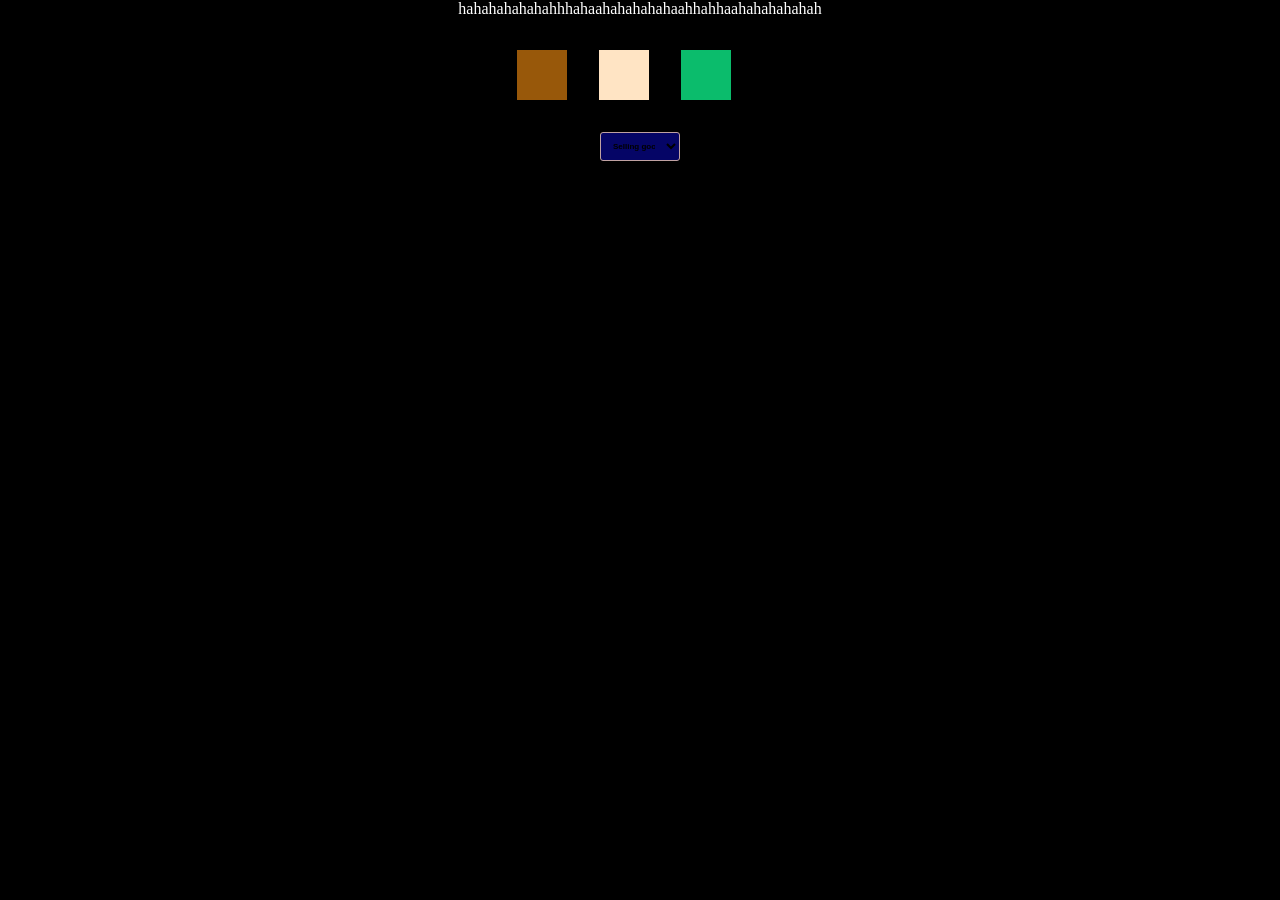
<file: clicker/clicker3.html>
<!DOCTYPE html>
<html lang="en">
<head>
  <meta charset="UTF-8">
  <meta name="viewport" content="width=device-width, initial-scale=1.0">
  <title>Document</title>
  <link rel=" stylesheet" href="clicker.css">
</head>
<body>
 <P>hahahahahahahhhahaahahahahahaahhahhaahahahahahah
</P> 

  <div class="container">

    <a class="click-1box" href="clicker1.html"></a>
   <a class="click-3box" href="clicker3.html"></a>
   <a class="click-box" ><a href="clicker.html"></a>
 
 </div>
 <div>
  <select>
    <option>Selling goods</option>
    <option>Buying goods</option>
    <option>Store</option>
    <option>Market</option>

  </select>
 </div>
</body>
</html>
</file>
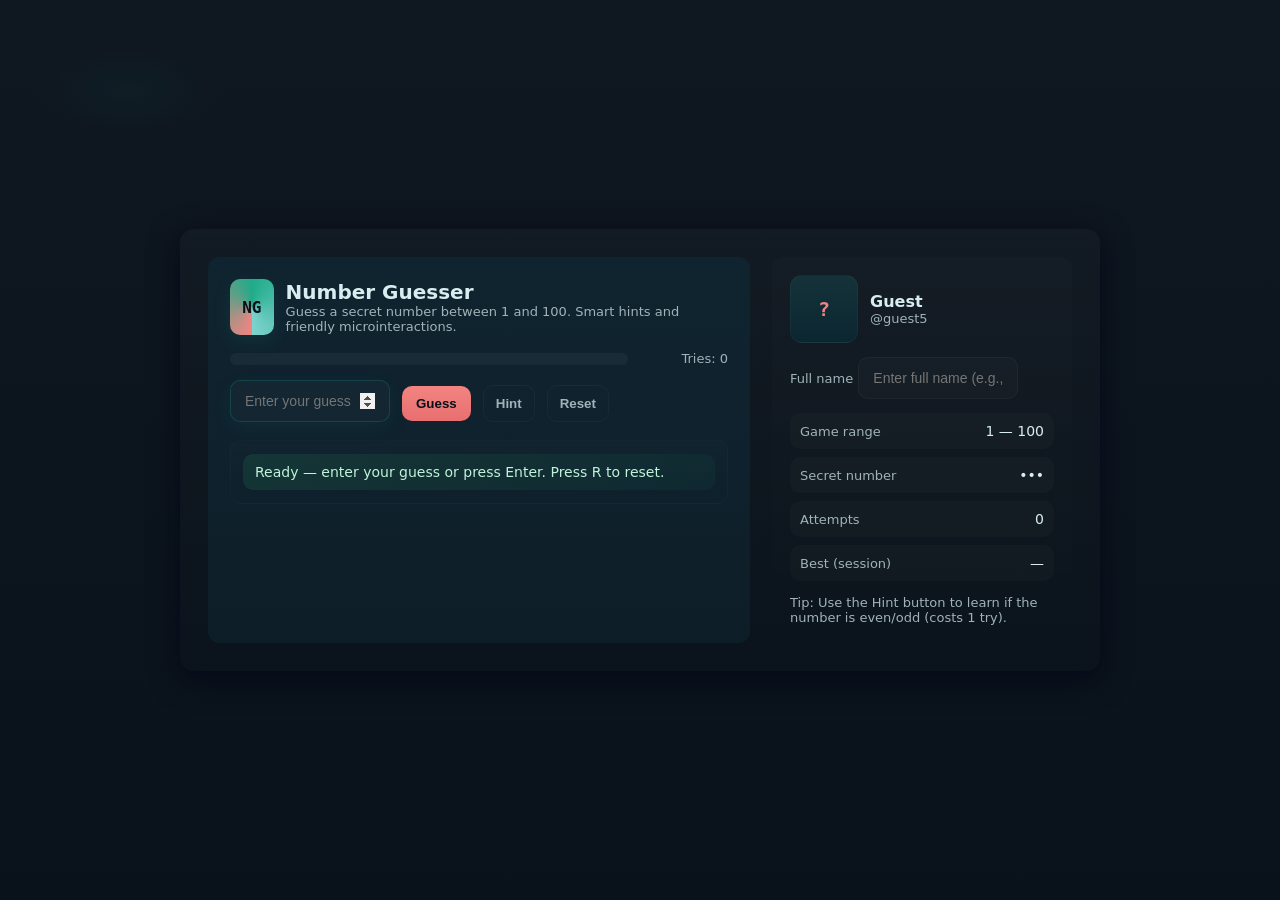
<file: guess/guess.html>
<!DOCTYPE html>
<html lang="en">
<head>
  <meta charset="UTF-8">
  <meta name="viewport" content="width=device-width, initial-scale=1.0">
  <link rel="stylesheet" href="guess.css">
  <title>Document</title>
</head>
<body>
  
  <div class="card" role="application" aria-label="Number guesser game">
    <div class="panel" id="gamePanel">
      <div class="heading">
        <div class="logo" aria-hidden="true">NG</div>
        <div>
          <h1>Number Guesser</h1>
          <p class="lead">Guess a secret number between 1 and 100. Smart hints and friendly microinteractions.</p>
        </div>
      </div>

      <div class="meter" aria-hidden="true">
        <div class="range" aria-hidden="true"><div class="bar" id="progressBar"></div></div>
        <div class="stat" id="triesText">Tries: 0</div>
      </div>

      <div class="controls" aria-live="polite">
        <input id="guessInput" type="number" min="1" max="100" placeholder="Enter your guess" />
        <button id="guessBtn">Guess</button>
        <button class="ghost" id="hintBtn" title="Get a hint (costs a try)">Hint</button>
        <button class="ghost" id="resetBtn" title="Start a new game">Reset</button>
      </div>

      <div class="messages" id="messages" aria-live="polite">
        <div class="msg">
          <div class="bubble" id="messageBubble">Welcome — enter your name on the right to begin.</div>
        </div>
      </div>

      <div style="position:relative;min-height:40px;">
        <!-- confetti container -->
        <div id="confettiRoot" style="position:absolute;inset:0;pointer-events:none;"></div>
      </div>
    </div>

    <aside class="side" aria-label="Player info">
      <div class="userinfo">
        <div class="avatar" id="avatar">?</div>
        <div style="flex:1">
          <div style="display:flex;justify-content:space-between;align-items:center">
            <div>
              <div id="displayName" style="font-weight:700">Guest</div>
              <div class="small" id="displayUsername">@guest5</div>
            </div>
          </div>
        </div>
      </div>

      <div>
        <label class="small">Full name</label>
        <input id="nameInput" type="text" placeholder="Enter full name (e.g., Sup Lak)" />
      </div>

      <div class="list">
        <div class="item"><div class="small">Game range</div><div>1 — 100</div></div>
        <div class="item"><div class="small">Secret number</div><div id="secretMask">•••</div></div>
        <div class="item"><div class="small">Attempts</div><div id="triesCount">0</div></div>
        <div class="item"><div class="small">Best (session)</div><div id="bestScore">—</div></div>
      </div>

      <div class="hint">Tip: Use the Hint button to learn if the number is even/odd (costs 1 try).</div>
    </aside>
  </div>
  <script src="guess.js"></script>
</body>
</html>
</file>
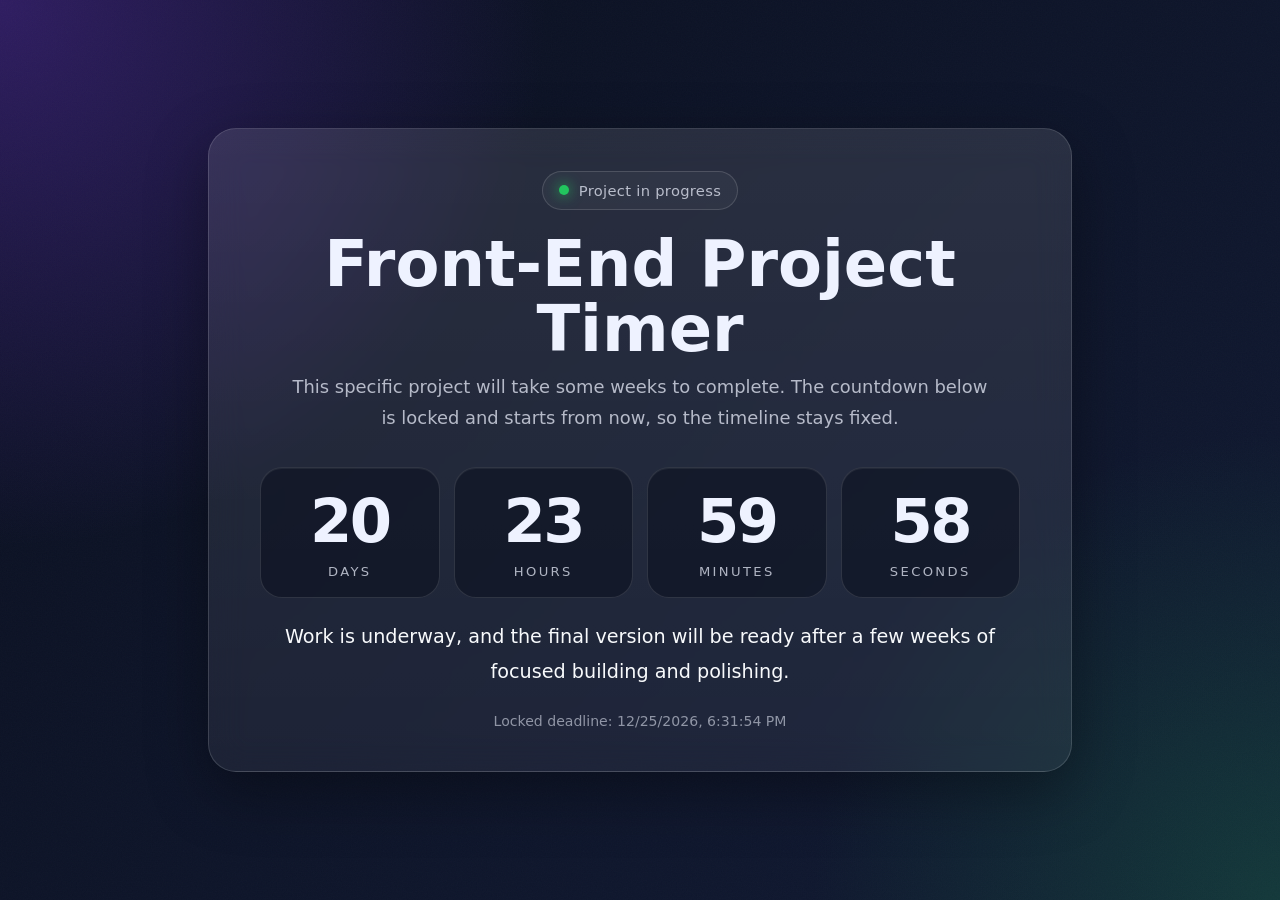
<file: onmain/main.html>
<!DOCTYPE html>
<html lang="en">
<head>
  <meta charset="UTF-8" />
  <meta name="viewport" content="width=device-width, initial-scale=1.0" />
  <link rel="stylesheet" href="main.css">
  <title>Project Timer</title>
  
</head>
<body>
  <div class="noise"></div>
  <main class="wrap">
    <section class="card">
      <div class="eyebrow"><span class="dot"></span> Project in progress</div>
      <h1>Front-End Project Timer</h1>
      <p class="sub">This specific project will take some weeks to complete. The countdown below is locked and starts from now, so the timeline stays fixed.</p>
      <div class="timer" aria-label="Countdown timer">
        <div class="box"><div class="num" id="days">00</div><div class="label">Days</div></div>
        <div class="box"><div class="num" id="hours">00</div><div class="label">Hours</div></div>
        <div class="box"><div class="num" id="minutes">00</div><div class="label">Minutes</div></div>
        <div class="box"><div class="num" id="seconds">00</div><div class="label">Seconds</div></div>
      </div>
      <div class="msg"> Work is underway, and the final version will be ready after a few weeks of focused building and polishing.</div>
      <div class="footer" id="deadlineText"></div>
    </section>
  </main>
 <script src="main.js"></script>
</body>
</html>
</file>
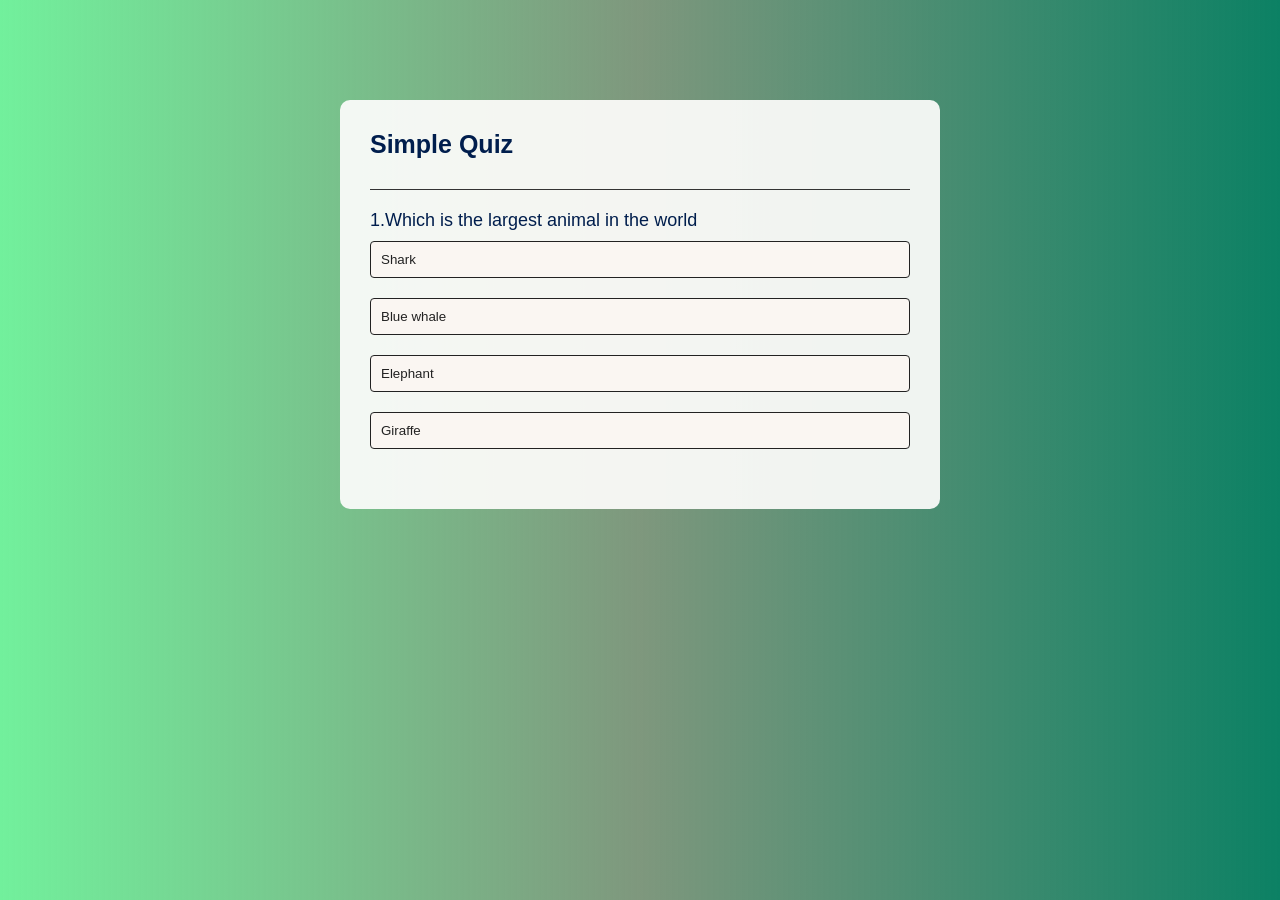
<file: quiz/quiz.html>
<!DOCTYPE html>
<html lang="en">
<head>
  <meta charset="UTF-8">
  <meta name="viewport" content="width=device-width, initial-scale=1.0">
  <title>Quiz game </title>
  <link rel="stylesheet" href="quiz.css">
</head>
<body>
  <div class="app">
   <h1> Simple Quiz</h1>
   <div class="quiz">
    <h2 id="question">
      Question goes here
    </h2>
    <div id="answer-buttons">
      <button class="btn"> Answer 1</button>
      <button class="btn"> Answer 2</button>
      <button class="btn"> Answer 3</button>
      <button class="btn"> Answer 4</button>

    </div>
    <btn id="next-btn">next</btn>



   </div>

  </div>




  <script src="quiz.js"></script>
</body>
</html>
</file>
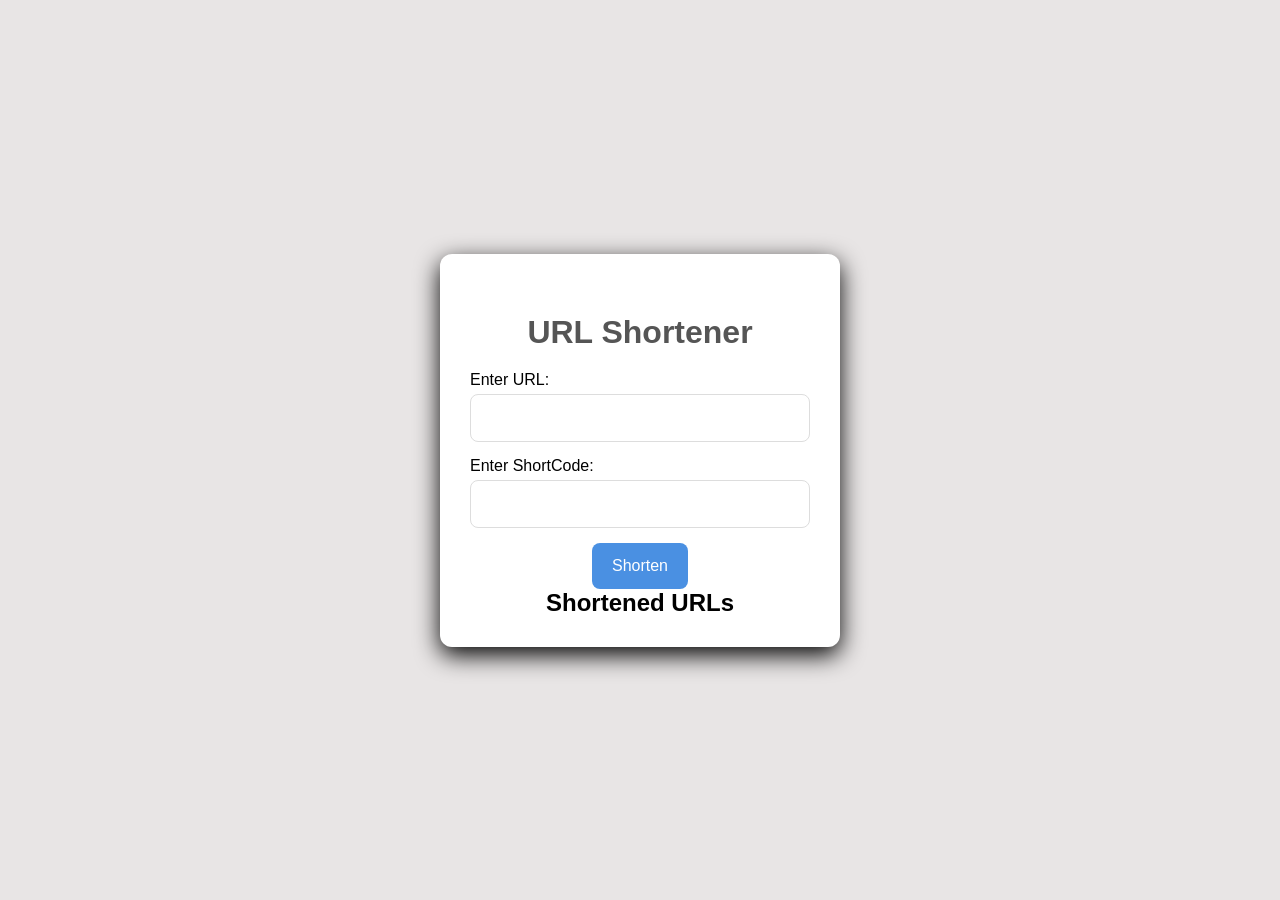
<file: url/url.html>
<!DOCTYPE html>
<html lang="en">
<head>
  <meta charset="UTF-8">
  <meta name="viewport" content="width=device-width, initial-scale=1.0">
  <title>Url shortner</title>
  <link rel="stylesheet" href="url.css">
 </head>
<body>
  <div class="container">
    <h1>URL Shortener</h1>
    <form id="shorten-form">
      <div>
        <label for="url">Enter URL:</label>
        <input type="url" name="url" id="url"Required>
      </div>
      <div>
        <label for="shortCode">Enter ShortCode:</label>
        <input type="text" name="shortCode" id="shortCode"Required>

      </div>
      <button type="submit">
        Shorten

 
      </button>


    </form>

    <h2>Shortened URLs</h2>
    <ul id="shortened-urls"></ul>

  </div>



  <script src="url.js"></script>
  
</body>
</html>
</file>
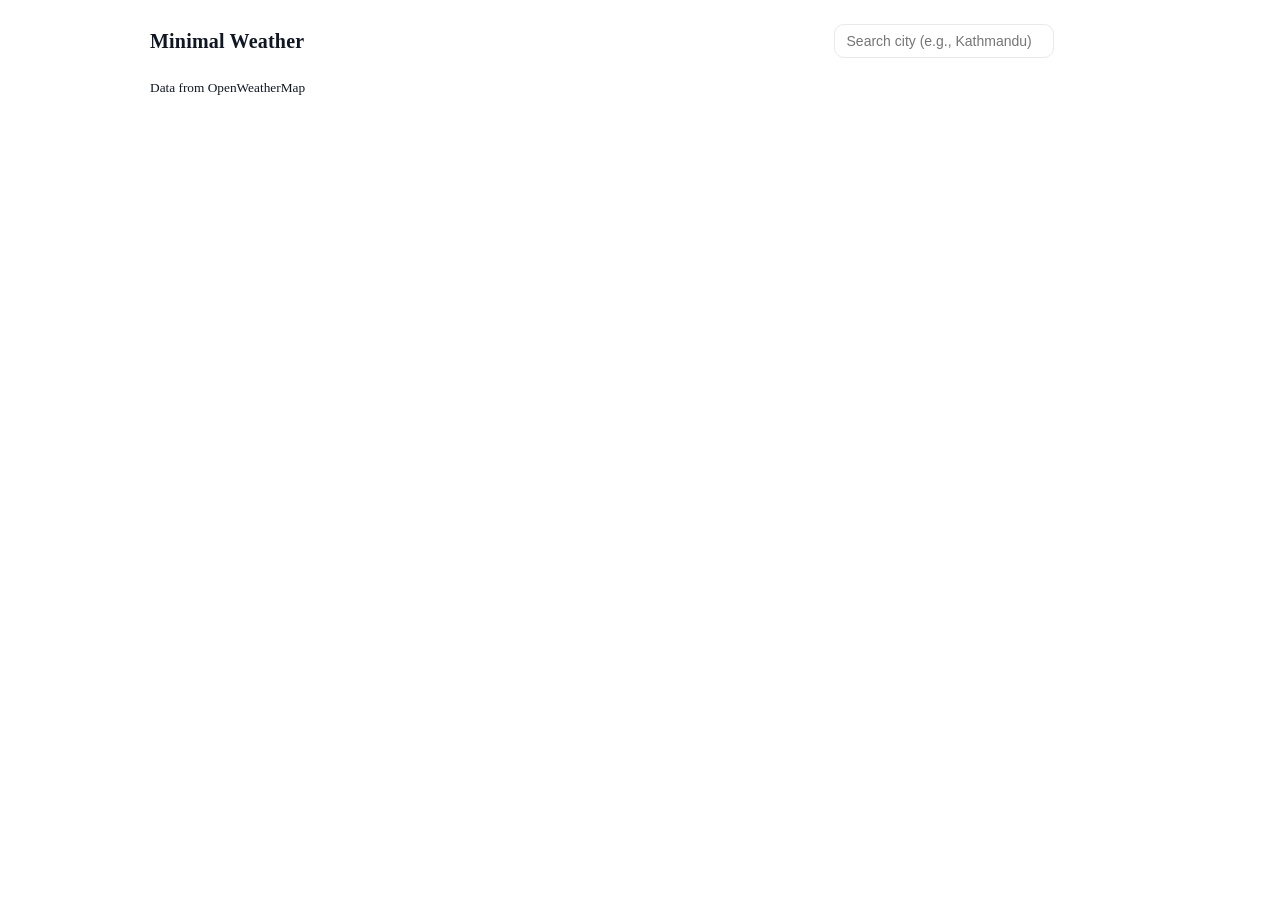
<file: weather/weather.html>
<!doctype html>
<html lang="en">
<head>
<meta charset="utf-8" />
<meta name="viewport" content="width=device-width,initial-scale=1" />
<title>Minimal Weather</title>
<link rel="stylesheet" href="weather.css" />
</head>
<body>
<main class="wrap">
<header class="header">
<h1 class="title">Minimal Weather</h1>
<form id="searchForm" class="search">
<input id="cityInput" class="input" type="text" placeholder="Search city (e.g., Kathmandu)" />
<button class="btn" type="submit">Search</button>
</form>
</header>

<section class="grid" id="cardsContainer" aria-live="polite">
<!-- Cards injected here -->
</section>

<footer class="footer">
<small>Data from OpenWeatherMap</small>
</footer>
</main>

<script src="weather.js" defer></script>
</body>
</html>
</file>
<file: clicker/clicker.css>
*{
  padding: 0;
  margin: 0;
  box-sizing: border-box;
}
body{
  background-color: black;
  color: white;
 display: flex;
 gap:2rem;
 flex-direction: column;
 align-items: center;
 justify-content: center;
}
.para{
  display: flex;
  justify-content: center;
  align-items: center;
}
/* for motion */

@view-transition{
  navigation:auto;
}        
::view-transition-group(root){
  animation-duration: 2s;
} 

  
  .card-img{
    width:90px;
    height:90px;
  }
  .hero-img{
    width:600px;
    height:300px;
  }
.card-img,.hero-img{
view-transition-name: article-img;

}

/* for no motion*/
/*
@media(prefers-reduced-motion:no-preference){
  @view-transition{
    navigation:auto;
  }
}
*/


.container{
  display: flex;
  justify-content: center;
  align-items: center; 
  
  gap:2rem;
}
.click-box{
  border:none;
height:50px;
width:50px;
background-color: rgb(11, 188, 108);
}
.click-box:hover{

background-color: rgb(7, 105, 61);
}

.click-1box{
  border:none;

  height:50px;
  width:50px;
  background-color: rgb(152, 88, 10);
  }
  .click-1box:hover{
    background-color: rgb(83, 48, 6);
  }

.click-3box{
  border:none;

    height:50px;
    width:50px;
    background-color: bisque;  }
    .click-3box:hover{
      
        background-color: rgb(122, 109, 95);  }

select{
  width:80px;
  font-size: 0.5rem;
  
  font-weight: bold;
  appearance:base-select;
  padding:0.5rem;
  border: 0.5px solid rgb(192, 162, 162);

  background-color: rgb(5, 5, 102);
  border-radius: 3px;

}
select::picker(select){
  width:80px;
  justify-content: center;
  appearance: base-select;
  background-color: rgb(5, 5, 102);
  padding: 0.5rem;
  border-radius: 2px;
  color:white;
  border: 0.5px solid rgb(192, 162, 162);

}

select option:hover{
  color:rgb(105, 96, 208);

  background-color: rgb(4, 4, 72);}
select option:checked{
  background-color: rgb(27, 45, 45);
  color:white;
}
select option::checkmark{
  color:greenyellow;
}


select::picker-icon{
 font-size: 0.5rem;
 align-items: center;
 transition: 0.2s ease
}

select:open::picker-icon{
  rotate:180deg;
}
</file>
<file: guess/guess.css>
/* Layout and base */
 :root{
  --bg:#0f1720; /* dark navy background */
  --card:#0f2430; /* slightly lighter card */
  --muted:#9fb3b8; /* soft teal text */
  --accent:#f28482; /* coral accent */ 
  --glass: rgba(255,255,255,0.04);
  --success: #38c172;
  --danger: #ff6b6b;
  --glass-2: rgba(255,255,255,0.02);
  --radius:14px;
  --mono: ui-monospace, SFMono-Regular, Menlo, Monaco, "Roboto Mono", monospace;
}
*{box-sizing:border-box}
html,body{height:100%}
body{
  margin:0;
  font-family: Inter, system-ui, -apple-system, "Segoe UI", Roboto, "Helvetica Neue", Arial;
  background: radial-gradient(1200px 600px at 10% 10%, rgba(31,139,133,0.06), transparent 8%),
              linear-gradient(180deg, var(--bg), #071018 140%);
  color: #d8edf0;
  -webkit-font-smoothing:antialiased;
  display:flex;
  align-items:center;
  justify-content:center;
  padding:32px;
}

/* Card */
.card{
  width:100%;
  max-width:920px;
  background:linear-gradient(180deg, rgba(255,255,255,0.02), transparent);
  border-radius:var(--radius);
  padding:28px;
  display:flex;
  gap:22px;
  box-shadow: 0 8px 30px rgba(2,6,23,0.7);
  align-items:stretch;
}

/* Left panel - game */
.panel{
  flex:1.2;
  background: linear-gradient(180deg,var(--card), rgba(15,36,48,0.6));
  border-radius:12px;
  padding:22px;
  display:flex;
  flex-direction:column;
  gap:16px;
  min-height:320px;
}

.heading{
  display:flex;
  align-items:center;
  gap:12px;
}
.logo{
  width:56px;height:56px;border-radius:10px;
  background:conic-gradient(from 180deg at 50% 50%, var(--accent), #1fab89, #7fd3cf);
  display:flex;align-items:center;justify-content:center;font-weight:700;color:#071018;
  box-shadow: 0 6px 18px rgba(31,139,133,0.14);
  font-family:var(--mono);
}
h1{font-size:20px;margin:0}
p.lead{margin:0;color:var(--muted);font-size:13px}

/* game area */
.meter{
  display:flex;gap:12px;align-items:center;
}
.range{
  background:var(--glass);border-radius:999px;height:12px;flex:1;position:relative;overflow:hidden;
}
.range .bar{height:100%;background:linear-gradient(90deg,var(--accent), #1fab89);width:0%;}
.stat{
  min-width:88px;text-align:right;font-size:13px;color:var(--muted);
}

.controls{
  display:flex;gap:12px;align-items:center;
}
input[type="number"], input[type="text"]{
  background:var(--glass-2);
  border:1px solid rgba(255,255,255,0.04);
  padding:12px 14px;border-radius:10px;color:inherit;font-size:14px;
  width:160px;
  outline:none;
  transition:transform .12s ease, box-shadow .12s ease, border-color .12s;
}
input[type="number"]:focus, input[type="text"]:focus{
  transform: translateY(-2px);
  box-shadow: 0 6px 20px rgba(31,139,133,0.09);
  border-color: rgba(31,139,133,0.28);
}
button{
  background:linear-gradient(180deg,var(--accent), #e86f6f);
  color:#071018;padding:10px 14px;border-radius:10px;border:0;font-weight:600;cursor:pointer;
  transition:transform .14s ease, box-shadow .14s;
}
button:active{transform:translateY(1px)}
.ghost{background:transparent;border:1px solid rgba(255,255,255,0.04);color:var(--muted);padding:10px 12px}

.messages{
  padding:12px;border-radius:10px;background:linear-gradient(180deg, rgba(255,255,255,0.01), transparent);
  border:1px solid rgba(255,255,255,0.02);min-height:64px;display:flex;align-items:center;
  gap:10px;
}
.msg{
  display:flex;gap:12px;align-items:center;width:100%;
}
.bubble{
  padding:10px 12px;border-radius:10px;background:rgba(255,255,255,0.02);flex:1;color:var(--muted);
  font-size:14px;
}
.bubble.positive{background:linear-gradient(90deg, rgba(56,193,114,0.12), rgba(31,171,137,0.06));color:#bff3da}
.bubble.warning{background:linear-gradient(90deg, rgba(242,132,130,0.06), rgba(255,255,255,0.01));color:#ffd0cf}
.bubble.error{background:linear-gradient(90deg, rgba(255,107,107,0.08), rgba(0,0,0,0));color:#ffd7d7}

/* Right panel - user and stats */
.side{
  width:300px;
  background: linear-gradient(180deg, rgba(255,255,255,0.01), transparent);
  border-radius:12px;padding:18px;display:flex;flex-direction:column;gap:14px;
}
.avatar{
  width:68px;height:68px;border-radius:12px;background:linear-gradient(180deg,#15323a,#0b2630);
  display:flex;align-items:center;justify-content:center;font-weight:700;color:var(--accent);
  font-family:var(--mono);font-size:20px;border:1px solid rgba(255,255,255,0.03);
}
.userinfo{display:flex;gap:12px;align-items:center}
.small{font-size:13px;color:var(--muted)}

.list{display:flex;flex-direction:column;gap:8px}
.list .item{display:flex;justify-content:space-between;align-items:center;padding:10px;border-radius:10px;background:var(--glass-2);font-size:14px}
.hint{font-size:13px;color:var(--muted)}

/* confetti dot */
.confetti{
  position:absolute;pointer-events:none;
  width:10px;height:10px;border-radius:50%;opacity:0;
}

/* responsive */
@media (max-width:880px){
  .card{flex-direction:column}
  .side{width:100%}
}
</file>
<file: onmain/main.css>
:root{
      --bg1:#0b1020;
      --bg2:#111a33;
      --card:rgba(255,255,255,.08);
      --stroke:rgba(255,255,255,.14);
      --text:#eef2ff;
      --muted:rgba(238,242,255,.72);
      --accent:#7c3aed;
      --accent2:#22c55e;
      --shadow:0 20px 60px rgba(0,0,0,.35);
    }
    *{box-sizing:border-box}
    html,body{height:100%;margin:0;font-family:Inter,system-ui,-apple-system,Segoe UI,Roboto,Arial,sans-serif;background:
      radial-gradient(circle at top left, rgba(124,58,237,.32), transparent 35%),
      radial-gradient(circle at bottom right, rgba(34,197,94,.18), transparent 30%),
      linear-gradient(135deg, var(--bg1), var(--bg2));color:var(--text)}
    body{display:grid;place-items:center;overflow:hidden}
    .noise{position:fixed;inset:0;pointer-events:none;opacity:.05;background-image:url('data:image/svg+xml,%3Csvg xmlns="http://www.w3.org/2000/svg" width="200" height="200" viewBox="0 0 200 200"%3E%3Cfilter id="n" x="0" y="0"%3E%3CfeTurbulence type="fractalNoise" baseFrequency=".8" numOctaves="4" stitchTiles="stitch"/%3E%3C/filter%3E%3Crect width="200" height="200" filter="url(%23n)" opacity=".5"/%3E%3C/svg%3E');}
    .wrap{width:min(920px,92vw);text-align:center;padding:28px}
    .card{background:linear-gradient(180deg, rgba(255,255,255,.11), rgba(255,255,255,.06));
      border:1px solid var(--stroke);backdrop-filter:blur(18px);-webkit-backdrop-filter:blur(18px);
      border-radius:28px;box-shadow:var(--shadow);padding:42px 24px;position:relative;overflow:hidden}
    .card:before{content:"";position:absolute;inset:-2px;background:linear-gradient(120deg, transparent 20%, rgba(255,255,255,.18), transparent 55%);transform:translateX(-100%);animation:shine 8s infinite}
    @keyframes shine{0%,55%{transform:translateX(-100%)}100%{transform:translateX(100%)}}
    
    .eyebrow{display:inline-flex;gap:10px;align-items:center;padding:10px 16px;border:1px solid var(--stroke);border-radius:999px;background:rgba(255,255,255,.04);color:var(--muted);font-size:.92rem;letter-spacing:.02em}
    .dot{width:10px;height:10px;border-radius:50%;background:var(--accent2);box-shadow:0 0 14px var(--accent2)}
    h1{margin:22px 0 10px;font-size:clamp(2.1rem,5vw,4.6rem);line-height:1.02}
    .sub{margin:0 auto;max-width:700px;color:var(--muted);font-size:clamp(1rem,2vw,1.12rem);line-height:1.7}
    .timer{margin:34px auto 18px;display:grid;grid-template-columns:repeat(4,minmax(0,1fr));gap:14px;width:min(760px,100%)}
    .box{padding:18px 10px;border-radius:22px;background:rgba(10,15,30,.55);border:1px solid rgba(255,255,255,.12);box-shadow:inset 0 1px 0 rgba(255,255,255,.06)}
    .num{font-size:clamp(2rem,6vw,3.8rem);font-weight:800;letter-spacing:-.04em}
    .label{margin-top:8px;font-size:.82rem;text-transform:uppercase;letter-spacing:.18em;color:var(--muted)}
    .msg{margin:22px auto 0;max-width:760px;font-size:clamp(1rem,2.2vw,1.2rem);color:#f8fafc;line-height:1.8}
    .footer{margin-top:24px;color:rgba(238,242,255,.55);font-size:.88rem}
    @media (max-width:720px){
      .timer{grid-template-columns:repeat(2,minmax(0,1fr))}
      .card{padding:34px 18px}
    }
</file>
<file: quiz/quiz.css>
*{
  margin: 0;
  padding: 0;
  font-family: sans-serif;
  box-sizing: border-box;
}
body{
  background: linear-gradient(90deg,rgba(112, 240, 155, 0.989),#1d491b91,rgb(12, 129, 100));
}
.app{
  background: rgba(254, 253, 252, 0.923); /* your color with transparency */
  width:90%;
  max-width: 600px;
  margin: 100px auto 0;
  border-radius: 10px;
  padding: 30px;
  
}
.app h1{
  font-size: 25px;
  font-family: sans-serif;
  color:#001e4d;
  font-weight: 600;
  border-bottom: 1px solid #333;
  padding-bottom: 30px;
}
.quiz {
  
  padding: 20px 0;
}
.quiz h2{
  font-size:18px;
  color:#001e4d;
  font-weight: 500;

}
.btn{
  background: rgb(250, 246, 242);
  color:#222;
  width: 100%;
  font-weight: 500;
  border: 1px solid #222;
  padding:10px;
  margin:10px 0;
  text-align: left;
  border-radius: 4px;
  cursor: pointer;
  transition:  all 0.3s;
}
.btn:hover:not([disabled]){
  background-color: #222;
  color:#fff;

}
.btn:disabled{
  cursor: no-drop;
}
#next-btn{
  background: #001e4d;
  color:#fff;
  font-weight: 500;
  width:150px;
  border: 0;
  border-radius: 4px;
  cursor: pointer;
  padding:10px;
  margin:20px auto 0;
  display: none;

}
.correct{
  background: #9aeabc;
}
.incorrect{
  background: #de8377;
}
</file>
<file: url/url.css>
*{
  padding:0;
  margin: 0;
  box-sizing: border-box;
}
body{
  font-family:sans-serif;
  background: rgb(232, 229, 229);
  color:black;
  display: flex;
  justify-content: center;
  align-items: center;
  height:100vh;
  
}
.container{
  background: white;
  padding:30px;
  border-radius: 12px;
  width:400px;
  box-shadow: 0 8px 24px black;
  text-align: center;
}
h1{
  color:#333;
  margin-bottom: 20px;
}
form div{
  margin-bottom: 15px;
  text-align: left;
}
label{
  font-weight: 500;
  margin-bottom: 5px;
  display: block;

}
input[type="url"], input[type="text"] {
  width:100%;
  padding: 14px 20px;
  border: 1px solid #ddd;
  border-radius: 8px;
  font-size: 1rem;
}
button{
  background-color: #4a90e2;
  color:#fff;
  padding:14px 20px;
  border: none;
  border-radius: 8px;
  font-size: 1rem;
  cursor:pointer;
  transition: background-color 0.3s ease;
}
button:hover{
  background-color: #357ac9;

}
h1{
  color:#555;
  margin-top: 30px;
}
h2{
  list-style: none;
  padding:0;
}
ul{
  list-style: none;
  padding:0;
}
li{
  background-color: #fafafa;
  margin:10px 0;
  padding:12px;
  border-radius: 8px;
  box-shadow: 0 2px 10px;
}
li a{
  color:#4a90e2;
  text-decoration: none;
  font-weight: 500;
    
  }
li a:hover{
  text-decoration: underline;
}
</file>
<file: weather/weather.css>
/*--bg:#f7f8fa;
--card:#ffffff;
--muted:#6b7280;
--accent:#0b5fff;
--danger:#ff5c5c;
--gap:16px;
--radius:12px;
--shadow: 0 6px 18px rgba(13,20,30,0.06);
--type-sans: system-ui, -apple-system, "Segoe UI", Roboto, "Helvetica Neue", Arial;
}
*/


*{box-sizing:border-box}
html,body{height:100%}
body{
margin:0;
font-family:var(--type-sans);
background:var(--bg);
color:#0f1724;
-webkit-font-smoothing:antialiased;
line-height:1.35;
padding:24px;
display:flex;
align-items:flex-start;
justify-content:center;
}

.wrap{
width:100%;
max-width:980px;
}

.header{
display:flex;
align-items:center;
justify-content:space-between;
gap:var(--gap);
margin-bottom:18px;
}

.title{
margin:0;
font-size:20px;
letter-spacing:0.2px;
}

.search{
display:flex;
gap:8px;
align-items:center;
}

.input{
background:transparent;
border:1px solid #e6e9ef;
padding:8px 12px;
border-radius:10px;
min-width:220px;
font-size:14px;
outline:none;
transition:box-shadow .16s ease, border-color .16s ease;
}
.input:focus{
box-shadow:0 6px 22px rgba(11,95,255,0.08);
border-color:var(--accent);
}

.btn{
background:var(--accent);
color:white;
border:none;
padding:9px 12px;
border-radius:10px;
font-weight:600;
cursor:pointer;
transition:transform .12s ease, box-shadow .12s ease;
}
.btn:hover{ transform:translateY(-2px); box-shadow:0 8px 20px rgba(11,95,255,0.12) }
.btn:active{ transform:translateY(0) }

.grid{
display:grid;
grid-template-columns:repeat(auto-fill,minmax(240px,1fr));
gap:var(--gap);
}

/* Card layout — single definition reused */
.card{
background:var(--card);
border-radius:var(--radius);
box-shadow:var(--shadow);
padding:16px;
display:flex;
flex-direction:column;
gap:12px;
transition:transform .14s ease, box-shadow .14s ease;
will-change:transform;
min-height:120px;
}
.card:hover{ transform:translateY(-6px); box-shadow:0 18px 40px rgba(13,20,30,0.08) }

.card-row{
display:flex;
align-items:center;
justify-content:space-between;
gap:8px;
}

/* Typography small system */
.city{ font-size:16px; font-weight:700 }
.sub{ color:var(--muted); font-size:13px }

/* Weather numeric emphasis */
.temp{ font-size:28px; font-weight:700 }
.small{ font-size:12px; color:var(--muted) }

/* Icon circle */
.icon{
width:56px;
height:56px;
border-radius:10px;
background:#f1f5fb;
display:flex;
align-items:center;
justify-content:center;
font-size:20px;
}

/* small inline list for details */
.details{
display:flex;
gap:10px;
flex-wrap:wrap;
font-size:13px;
color:var(--muted);
}

/* responsive tweaks */
@media (max-width:520px){
.header{flex-direction:column; align-items:flex-start}
.search{width:100%}
.input{flex:1; min-width:0}
}
</file>
